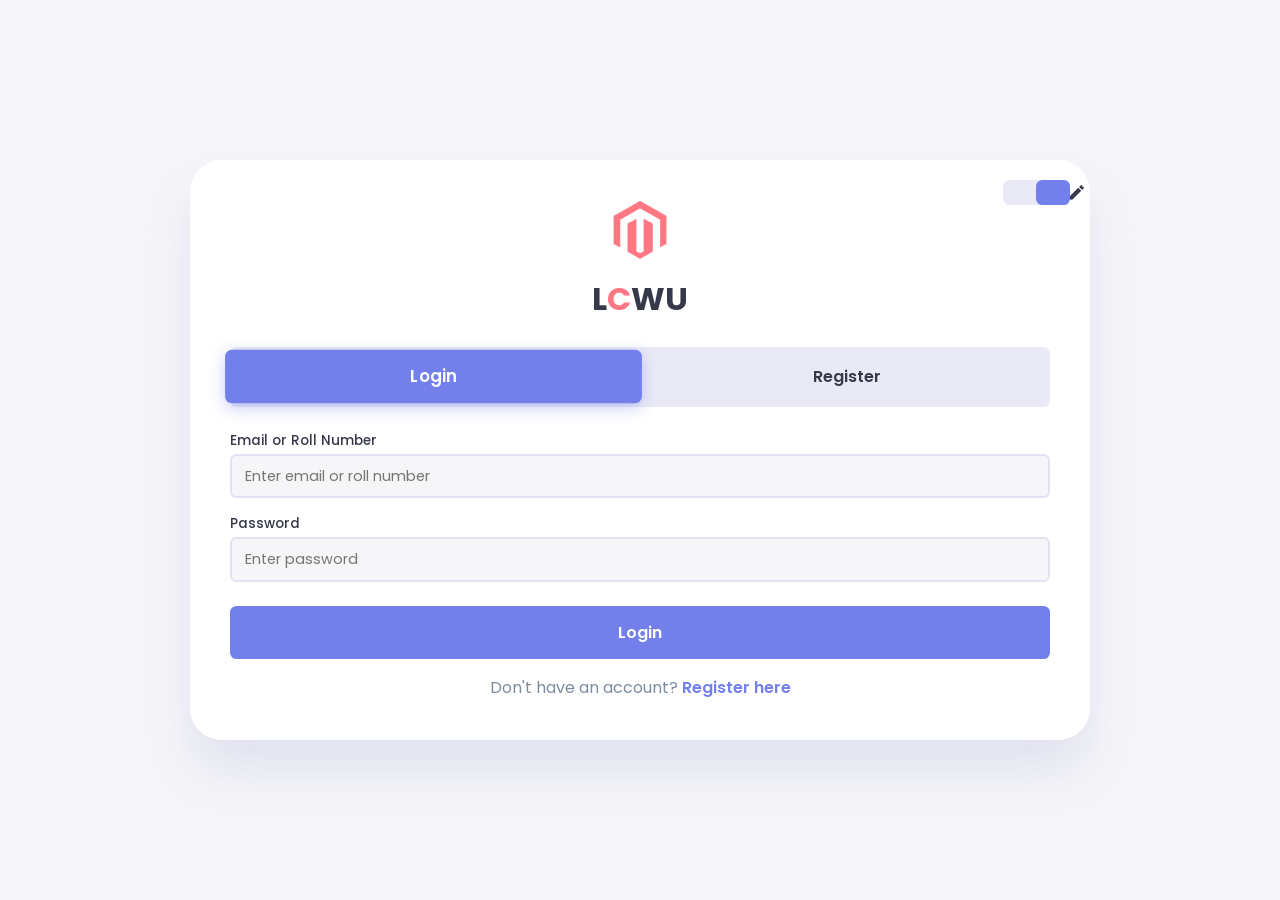
<file: index.html>
<!-- index.html (Updated with dynamic user data) -->
<!DOCTYPE html>
<html lang="en">
<head>
    <meta charset="UTF-8">
    <meta http-equiv="X-UA-Compatible" content="IE=edge">
    <meta name="viewport" content="width=device-width, initial-scale=1.0">
    <title>Student Dashboard</title>
    <link rel="shortcut icon" href="./images/logo.png">
    <link href="https://fonts.googleapis.com/icon?family=Material+Icons+Sharp" rel="stylesheet">
    <link rel="stylesheet" href="style.css">
</head>
<body>
    <header>
        <div class="logo" title="University Management System">
            <img src="./images/logo.png" alt="">
            <h2>L<span class="danger">C</span>WU</h2>
        </div>
        <div class="navbar">
            <a href="index.html" class="active">
                <span class="material-icons-sharp">home</span>
                <h3>Home</h3>
            </a>
            <a href="timetable.html" onclick="timeTableAll()">
                <span class="material-icons-sharp">today</span>
                <h3>Time Table</h3>
            </a> 
            <a href="exam.html">
                <span class="material-icons-sharp">grid_view</span>
                <h3>Examination</h3>
            </a>
            <a href="password.html">
                <span class="material-icons-sharp">password</span>
                <h3>Change Password</h3>
            </a>
            <a href="#" onclick="handleLogout()">
                <span class="material-icons-sharp">logout</span>
                <h3>Logout</h3>
            </a>
        </div>
        <div id="profile-btn">
            <span class="material-icons-sharp">person</span>
        </div>
        <div class="theme-toggler">
            <span class="material-icons-sharp active">light_mode</span>
            <span class="material-icons-sharp">dark_mode</span>
        </div>
        
    </header>
    <div class="container">
        <aside>
            <div class="profile">
                <div class="top">
                    <div class="profile-photo">
                        <img id="userProfilePic" src="./images/profile-1.jpg" alt="">
                    </div>
                    <div class="info">
                        <p>Hey, <b id="userName">Nida</b> </p>
                        <small class="text-muted" id="userRoll">12102030</small>
                    </div>
                </div>
                <div class="about">
                    <h5>Course</h5>
                    <p id="userCourse">BTech. Computer Science & Engineering</p>
                    <h5>DOB</h5>
                    <p id="userDob">17-March-2003</p>
                    <h5>Contact</h5>
                    <p id="userContact">03261213069</p>
                    <h5>Email</h5>
                    <p id="userEmail">unknown@gmail.com</p>
                    <h5>Address</h5>
                    <p id="userAddress">House No 504, Street No 40, Ganjh Mughal Pura, Lahore</p>
                </div>
            </div>
        </aside>

        <main>
            <h1>Attendance</h1>
            <div class="subjects">
                <div class="eg">
                    <span class="material-icons-sharp">architecture</span>
                    <h3>Engineering Graphics</h3>
                    <h2>12/14</h2>
                    <div class="progress">
                        <svg><circle cx="38" cy="38" r="36"></circle></svg>
                        <div class="number"><p>86%</p></div>
                    </div>
                    <small class="text-muted">Last 24 Hours</small>
                </div>
                <div class="mth">
                    <span class="material-icons-sharp" style="transform: rotate(-90deg);">functions</span>
                    <h3>Mathematical Engineering</h3>
                    <h2>27/29</h2>
                    <div class="progress">
                        <svg><circle cx="38" cy="38" r="36"></circle></svg>
                        <div class="number"><p>93%</p></div>
                    </div>
                    <small class="text-muted">Last 24 Hours</small>
                </div>
                <div class="cs">
                    <span class="material-icons-sharp">computer</span>
                    <h3>Computer Architecture</h3>
                    <h2>27/30</h2>
                    <div class="progress">
                        <svg><circle cx="38" cy="38" r="36"></circle></svg>
                        <div class="number"><p>81%</p></div>
                    </div>
                    <small class="text-muted">Last 24 Hours</small>
                </div>
                <div class="cg">
                    <span class="material-icons-sharp">dns</span>
                    <h3>Database Management</h3>
                    <h2>24/25</h2>
                    <div class="progress">
                        <svg><circle cx="38" cy="38" r="36"></circle></svg>
                        <div class="number"><p>96%</p></div>
                    </div>
                    <small class="text-muted">Last 24 Hours</small>
                </div>
                <div class="net">
                    <span class="material-icons-sharp">router</span>
                    <h3>Network Security</h3>
                    <h2>25/27</h2>
                    <div class="progress">
                        <svg><circle cx="38" cy="38" r="36"></circle></svg>
                        <div class="number"><p>92%</p></div>
                    </div>
                    <small class="text-muted">Last 24 Hours</small>
                </div>
            </div>

            <!-- Activities Section -->
            <div class="activities">
                <h2>Recent Activities</h2>
                <div class="activity-cards">
                    <div class="card">
                        <span class="material-icons-sharp">assignment</span>
                        <h3>Assignment Submitted</h3>
                        <p>DBMS Project</p>
                        <small class="text-muted">2 hours ago</small>
                    </div>
                    <div class="card">
                        <span class="material-icons-sharp">quiz</span>
                        <h3>Quiz Completed</h3>
                        <p>Network Security</p>
                        <small class="text-muted">Yesterday</small>
                    </div>
                    <div class="card">
                        <span class="material-icons-sharp">event_note</span>
                        <h3>Event Registered</h3>
                        <p>Tech Fest 2026</p>
                        <small class="text-muted">2 days ago</small>
                    </div>
                </div>
            </div>

            <div class="timetable" id="timetable">
                <div>
                    <span id="prevDay">&lt;</span>
                    <h2>Today's Timetable</h2>
                    <span id="nextDay">&gt;</span>
                </div>
                <span class="closeBtn" onclick="timeTableAll()">X</span>
                <table>
                    <thead>
                        <tr>
                            <th>Time</th>
                            <th>Room No.</th>
                            <th>Subject</th>
                            <th></th>
                        </tr>
                    </thead>
                    <tbody></tbody>
                </table>
            </div>
        </main>

        <div class="right">
            <div class="announcements">
                <h2>Announcements</h2>
                <div class="updates">
                    <div class="message">
                        <p> <b>Academic</b> Summer training internship with Live Projects.</p>
                        <small class="text-muted">2 Minutes Ago</small>
                    </div>
                    <div class="message">
                        <p> <b>Co-curricular</b> Global internship oportunity by Student organization.</p>
                        <small class="text-muted">10 Minutes Ago</small>
                    </div>
                    <div class="message">
                        <p> <b>Examination</b> Instructions for Mid Term Examination.</p>
                        <small class="text-muted">Yesterday</small>
                    </div>
                </div>
            </div>

            <div class="leaves">
                <h2>Teachers on leave</h2>
                <div class="teacher">
                    <div class="profile-photo"><img src="./images/profile-2.jpeg" alt=""></div>
                    <div class="info">
                        <h3>The Professor</h3>
                        <small class="text-muted">Full Day</small>
                    </div>
                </div>
                <div class="teacher">
                    <div class="profile-photo"><img src="./images/profile-3.jpg" alt=""></div>
                    <div class="info">
                        <h3>Lisa Manobal</h3>
                        <small class="text-muted">Half Day</small>
                    </div>
                </div>
                <div class="teacher">
                    <div class="profile-photo"><img src="./images/profile-4.jpg" alt=""></div>
                    <div class="info">
                        <h3>Himanshu Jindal</h3>
                        <small class="text-muted">Full Day</small>
                    </div>
                </div>
            </div>

        </div>
    </div>

    <script src="timeTable.js"></script>
    <script src="app.js"></script>
</body>
</html>
</file>
<file: style.css>
/* style.css (Updated - Fix dark theme glitch) */
@import url('https://fonts.googleapis.com/css2?family=Cairo:wght@200;300;400;500;600;700;800;900&family=Poppins:wght@300;400;500;600;700;800&display=swap');

:root{
    --color-primary: #7380ec;
    --color-danger: #ff7782;
    --color-success: #41f1b6;
    --color-warning: #ffbb55;
    --color-white: #fff;
    --color-info: #7d8da1;
    --color-dark: #363949;
    --color-light: rgba(132, 139, 200, 0.18);
    --color-dark-varient: #677483;
    --color-background: #f6f6f9;
    
    --card-border-radius: 2rem;
    --border-radius-1: 0.4rem;
    --border-radius-2: 1.2rem;

    --card-padding: 1.8rem;
    --box-shadow: 0 2rem 3rem var(--color-light)    
}

/* Dark theme - Applied to html element to prevent flash */
html.dark-theme {
    --color-background: #181a1e;
    --color-white: #202528;
    --color-dark: #edeffd;
    --color-dark-varient: #a3bdcc;
    --color-light: rgba(0,0,0,0.4);
    --box-shadow: 0 2rem 3rem var(--color-light)
}

/* Also apply to body when class is added */
body.dark-theme {
    --color-background: #181a1e;
    --color-white: #202528;
    --color-dark: #edeffd;
    --color-dark-varient: #a3bdcc;
    --color-light: rgba(0,0,0,0.4);
    --box-shadow: 0 2rem 3rem var(--color-light)
}

*{
    margin:0;
    padding: 0;
    text-decoration: none;
    list-style: none;
    box-sizing: border-box;
}

html{
    font-size: 14px;
    scroll-behavior: smooth;
}
body{
    font-family: 'Poppins', sans-serif;
    font-size: .88rem;
    background: var(--color-background);
    user-select: none;
    overflow-x: hidden;
    color: var(--color-dark);
    perspective: 1000px;
    transition: background 0.3s ease; /* Smooth theme transition */
}
*{
    color: var(--color-dark);
}
img{
    display: block;
    width: 100%;
}
h1{
    font-weight: 800;
    font-size: 1.8rem;
    animation: fadeInDown 0.8s ease;
}
@keyframes fadeInDown {
    from { opacity: 0; transform: translateY(-30px); }
    to { opacity: 1; transform: translateY(0); }
}
h2{font-size: 1.4rem;}
h3{font-size: .87rem;}
h4{font-size: .8rem;}
h5{font-size: .77rem;}
small{font-size: .75rem;}

.text-muted{color: var(--color-info);}
p{color: var(--color-dark-varient);}
b{color: var(--color-dark);}

.primary{color: var(--color-primary);}
.danger{color: var(--color-danger);}
.success{color: var(--color-success)}
.warning{color: var(--color-warning);}

.container{
    position: relative;
    display: grid;
    width: 93%;
    margin: 0 3rem;
    gap: 1.8rem;
    grid-template-columns: 14rem auto 23rem;
    padding-top: 4rem;
}
header h3{font-weight: 500;} 
header{
    position: fixed;
    width: 100vw;
    z-index: 1000;
    background-color: var(--color-background);
    transform-style: preserve-3d;
    transition: background 0.3s ease, box-shadow 0.3s ease;
}
header.active{box-shadow: var(--box-shadow);}
header .logo{
    display: flex;
    gap: .8rem;
    margin-right: auto;
    animation: pulse 3s ease-in-out infinite;
}
@keyframes pulse {
    0%, 100% { transform: scale(1); }
    50% { transform: scale(1.05); }
}
header .logo img{
    width: 2rem;
    height: 2rem;
    animation: spinLogo 10s linear infinite;
}
@keyframes spinLogo {
    0% { transform: rotateY(0deg); }
    100% { transform: rotateY(360deg); }
}

header,
header .navbar{
    display: flex;
    align-items: center;
    justify-content: flex-end;
    padding: 0 3rem;
    color: var(--color-info);
}
header .navbar a{
    display: flex;
    margin-left: 2rem;
    gap: 1rem;
    align-items: center;
    justify-content: space-between;
    position: relative;
    height: 3.7rem;
    transition: all 300ms ease;
    padding: 0 2rem;
    transform-style: preserve-3d;
}
header .navbar a:hover {
    padding-top: 1.5rem;
    transform: translateZ(20px) scale(1.05);
}
header .navbar a.active{
    background: var(--color-light);
    color: var(--color-primary);
}
header .navbar a.active::before{
    content: "";
    background-color: var(--color-primary);
    position: absolute;
    height: 5px;
    width: 100%;
    left: 0;top: 0;
}
header #profile-btn{
    display: none;
    font-size: 2rem;
    margin: .5rem 2rem 0 0;
    cursor: pointer;
    transition: all 0.3s ease;
}
header #profile-btn:hover {
    transform: rotate(180deg);
}
header .theme-toggler{
    background: var(--color-light);
    display: flex;
    justify-content: space-between;
    align-items: center;
    height: 1.6rem;
    width: 4.2rem;
    cursor: pointer;
    border-radius: var(--border-radius-1);
    margin-right: 2rem;
    transition: all 0.3s ease;
}
header .theme-toggler:hover {
    transform: scale(1.1);
}
header .theme-toggler span{
    font-size: 1.2rem;
    width: 50%;
    height: 100%;
    display: flex;
    align-items: center;
    justify-content: center;
    transition: all 0.3s ease;
}
header .theme-toggler span.active{
    background-color: var(--color-primary);
    color: white;
    border-radius: var(--border-radius-1);
}

/* Profile section  */
aside .profile{
    margin-top: 2rem;
    width: 13rem;
    position: fixed;
    animation: slideInLeft 1s ease;
}
@keyframes slideInLeft {
    from { opacity: 0; transform: translateX(-50px); }
    to { opacity: 1; transform: translateX(0); }
}
aside .profile .top{
    display: flex;
    align-items: center;
    gap: 1rem;
    border-bottom: 1px solid var(--color-light);
    padding-bottom: 1rem;
}
aside .profile .top:hover .profile-photo{
    scale: 1.05;
}
aside .profile .top .profile-photo{
    width: 6rem;
    height: 6rem;
    border-radius: 50%;
    overflow: hidden;
    border: 5px solid var(--color-light);
    transition: all 400ms ease;
}
aside .profile .about p{
    padding-bottom: 1rem;
}
aside .profile .about{
    margin-top: 1rem;
}

/* Home Section  */
main{
    position: relative;
    margin-top: 1.4rem;
}
main .subjects{
    display: grid;
    grid-template-columns: repeat(5, 1fr);
    gap: 1.6rem;
}

main .subjects > div{
    background-color: var(--color-white);
    padding: var(--card-padding);
    border-radius: var(--card-border-radius);
    margin-top: 1rem;
    box-shadow: var(--box-shadow);
    transition: all 300ms ease;
    transform-style: preserve-3d;
    animation: fadeInUp 0.8s ease backwards;
}
main .subjects > div:nth-child(1) { animation-delay: 0.1s; }
main .subjects > div:nth-child(2) { animation-delay: 0.2s; }
main .subjects > div:nth-child(3) { animation-delay: 0.3s; }
main .subjects > div:nth-child(4) { animation-delay: 0.4s; }
main .subjects > div:nth-child(5) { animation-delay: 0.5s; }

@keyframes fadeInUp {
    from { opacity: 0; transform: translateY(30px) rotateX(10deg); }
    to { opacity: 1; transform: translateY(0) rotateX(0); }
}
main .subjects > div:hover{
    box-shadow: none;
    transform: translateY(-10px) rotateY(5deg) scale(1.02);
}
main .subjects > div span{
    background-color: var(--color-primary);
    padding: .5rem;
    border-radius: 50%;
    color: var(--color-white);
    font-size: 1.5rem;
    transition: all 0.3s ease;
}
main .subjects > div:hover span {
    transform: rotate(360deg);
}
main .subjects > div.mth span,main .subjects > div.cg span{background: var(--color-danger);}
main .subjects > div.cs span{background: var(--color-success);}

main .subjects h3{
    margin: 1rem 0 0.6rem;
    font-size: 1rem;
}
main .subjects .progress{
    position: relative;
    width: 89px;
    height: 89px;
    border-radius: 50%;
    margin: auto;
    transition: all 0.3s ease;
}
main .subjects > div:hover .progress {
    transform: scale(1.1);
}
main .subjects svg circle{
    fill: none;
    stroke: var(--color-primary);
    stroke-width: 8;
    stroke-linecap: round;
    transform: translate(5px, 5px);
    stroke-dasharray: 110;
    stroke-dashoffset: 92;
    transition: stroke-dashoffset 1s ease;
}
main .subjects > div:hover svg circle {
    stroke-dashoffset: 80;
}
main .subjects .eg svg circle{
    stroke-dashoffset: 25;
    stroke-dasharray: 210;
}
main .subjects .mth svg circle{
    stroke-dashoffset: 7;
    stroke-dasharray: 210;
}
main .subjects .cs svg circle{
    stroke-dashoffset: 35;
    stroke-dasharray: 210;
}
main .subjects .cg svg circle{
    stroke-dashoffset: 0;
    stroke-dasharray: 210;
}
main .subjects .net svg circle{
    stroke-dashoffset: 5;
    stroke-dasharray: 210;
}
main .subjects .progress .number{
    position: absolute;
    top: 0;left: 0;
    height: 100%;
    width: 100%;
    display: flex;
    justify-content: center;
    align-items: center;
}
main .subjects small{
    margin-top: 1rem;
    display: block;
}

/* Activities Section */
.activities {
    margin-top: 2rem;
}
.activities h2 {
    margin-bottom: 1rem;
    animation: fadeInDown 0.8s ease;
}
.activity-cards {
    display: grid;
    grid-template-columns: repeat(3, 1fr);
    gap: 1rem;
}
.activity-cards .card {
    background: var(--color-white);
    padding: var(--card-padding);
    border-radius: var(--card-border-radius);
    box-shadow: var(--box-shadow);
    transition: all 400ms ease;
    text-align: center;
    transform-style: preserve-3d;
    perspective: 800px;
    cursor: default;
    animation: floatIn 1s ease backwards;
}
.activity-cards .card:nth-child(1) { animation-delay: 0.1s; }
.activity-cards .card:nth-child(2) { animation-delay: 0.2s; }
.activity-cards .card:nth-child(3) { animation-delay: 0.3s; }

@keyframes floatIn {
    from { opacity: 0; transform: translateY(50px) rotateX(20deg); }
    to { opacity: 1; transform: translateY(0) rotateX(0); }
}
.activity-cards .card:hover {
    transform: rotateY(10deg) rotateX(5deg) scale(1.05);
    box-shadow: 0 20px 60px var(--color-light);
}
.activity-cards .card span {
    font-size: 2.5rem;
    color: var(--color-primary);
    display: inline-block;
    transition: all 0.5s ease;
}
.activity-cards .card:hover span {
    transform: rotateY(180deg);
}
.activity-cards .card h3 {
    margin: 0.5rem 0;
}
.activity-cards .card p {
    font-size: 0.9rem;
    color: var(--color-dark-varient);
}
.activity-cards .card small {
    display: block;
    margin-top: 0.5rem;
}

main .timetable{
    margin-top: 2rem;
}
main .timetable h2{
    margin-bottom: .8rem;
}
main .timetable table{
    background-color: var(--color-white);
    width: 100%;
    border-radius: var(--card-border-radius);
    padding: var(--card-padding);
    text-align: center;
    box-shadow: var(--box-shadow);
    transition: all 300ms ease;
    transform-style: preserve-3d;
}
main .timetable span{display: none;}
main .timetable table:hover{
    box-shadow: none;
    transform: translateY(-5px) rotateX(2deg);
}
main table tbody td{
    height: 2.8rem;
    border-bottom: 1px solid var(--color-light);
    color: var(--color-dark-varient);
    transition: all 0.3s ease;
}
main table tbody tr:hover td {
    background: var(--color-light);
    transform: scale(1.02);
}
main table tbody tr:last-child td{border: none;}

main .timetable.active{
    width: 100%;
    height: 100vh;
    position: fixed;
    top: 0;left: 0;
    display: flex;
    flex-direction: column;
    align-items: center;
    justify-content: center;
    animation: fadeIn 0.5s ease;
}
@keyframes fadeIn {
    from { opacity: 0; transform: scale(0.8); }
    to { opacity: 1; transform: scale(1); }
}
main .timetable.active h2{
    color: var(--color-dark);
}
main .timetable.active table{
    width: 90%;
    max-width: 1000px;
    position: relative;
}
main .timetable.active span{
    display: block;
    font-size: 2rem;
    color: var(--color-dark);
    cursor: pointer;
    transition: all 0.3s ease;
}
main .timetable.active span:hover {
    transform: scale(1.2);
}
.timetable div{
    position: relative;
    width: 50%;
    display: flex;
    align-items: center;
    justify-content: space-between;
}
main .timetable.active .closeBtn{
    position: absolute;
    top: 5%;right: 5%;
    transition: all 0.3s ease;
}
main .timetable.active .closeBtn:hover {
    transform: rotate(90deg) scale(1.2);
}

/* Right  */
.right{margin-top: 2.2rem;padding-left: 1.5rem;}

.right .announcements h2{margin-bottom: .8rem;}
.right .announcements .updates{
    background-color: var(--color-white);
    padding: var(--card-padding);
    border-radius: var(--card-border-radius);
    box-shadow: var(--box-shadow);
    transition: all 300ms ease;
    transform-style: preserve-3d;
}
.right .announcements .updates:hover{
    box-shadow: none;
    transform: translateY(-5px) rotateX(2deg);
}
.right .announcements .updates .message{
    gap: 1rem;
    line-height: 1.5;
    padding: .5rem 0;
    transition: all 0.3s ease;
}
.right .announcements .updates .message:hover {
    transform: translateX(10px);
}

/* Teachers on leave  */
.right .leaves{margin-top: 2rem;}
.right .leaves h2{margin-bottom: .8rem;}
.right .leaves .teacher{
    background: var(--color-white);
    display: flex;
    align-items: center;
    gap: 1rem;
    margin-bottom: .7rem;
    padding: 1.4rem var(--card-padding);
    border-radius: var(--border-radius-2);
    transition: all 300ms ease;
    box-shadow: var(--box-shadow);
    transform-style: preserve-3d;
}
.right .profile-photo{
    width: 2.5rem;
    height: 2.5rem;
    border-radius: 50%;
    overflow: hidden;
    transition: all 0.3s ease;
}
.right .leaves .teacher:hover{
    box-shadow: none;
    transform: translateX(10px) rotateY(5deg);
}
.right .leaves .teacher:hover .profile-photo {
    transform: scale(1.1);
}

/* MEDIA QUERIES  */
@media screen and (max-width: 1200px) {
    html{font-size: 12px;}
    .container{
        grid-template-columns: 13rem auto 20rem;
    }
    header{position: fixed;}
    .container{padding-top: 4rem;}
    header .logo h2{display: none;}
    header .navbar h3{display: none;}
    header .navbar a{width: 4.5rem; padding: 0 1rem;}

    main .subjects{
        grid-template-columns: repeat(2, 1fr);
        gap: 1;
    }
    main .timetable{
        width: 150%;
        position: absolute;
        padding: 4rem 0 0 0;
    }
}


@media screen and (max-width: 768px){
    html{font-size: 10px;}
    header{padding: 0 .8rem;}
    .container{width: 100%; grid-template-columns: 1fr;margin: 0;}
    header #profile-btn{display: inline;}
    header .navbar{padding: 0;}
    header .navbar a{margin: 0 .5rem 0 0;}
    header .theme-toggler{margin: 0;}
    aside{
        position: absolute;
        top: 4rem;left: 0;right: 0;
        background-color: var(--color-white);
        padding-left: 2rem;
        transform: translateX(-100%);
        z-index: 10;
        width:18rem;
        height: 100%;
        box-shadow: 1rem 3rem 4rem var(--color-light);
        transition: all 2s ease;
    }
    aside.active{
        transform: translateX(0);
    }
    main{padding: 0 2rem;}
    main .timetable{
        position: relative;
        margin: 3rem 0 0 0;
        width: 100%;
    }
    main .timetable table{
        width: 100%;
        margin: 0;
    }
    .right{
        width: 100%;
        padding: 2rem;
    }
    .activity-cards {
        grid-template-columns: 1fr;
    }
}
/* ============================================
   FOOTER - New Section
   ============================================ */
footer {
    background: var(--color-white);
    padding: 1.5rem 2rem;
    margin-top: 2rem;
    border-top: 1px solid var(--color-light);
    box-shadow: 0 -2px 10px var(--color-light);
}

.footer-content {
    max-width: 1200px;
    margin: 0 auto;
    display: flex;
    justify-content: space-between;
    align-items: center;
    flex-wrap: wrap;
    gap: 1rem;
}

footer p {
    font-size: clamp(0.75rem, 1.2vw, 0.9rem);
}

footer strong {
    color: var(--color-primary);
}

/* Footer Responsive */
@media (max-width: 600px) {
    .footer-content {
        flex-direction: column;
        text-align: center;
    }
    
    footer {
        padding: 1rem;
    }
}
</file>
